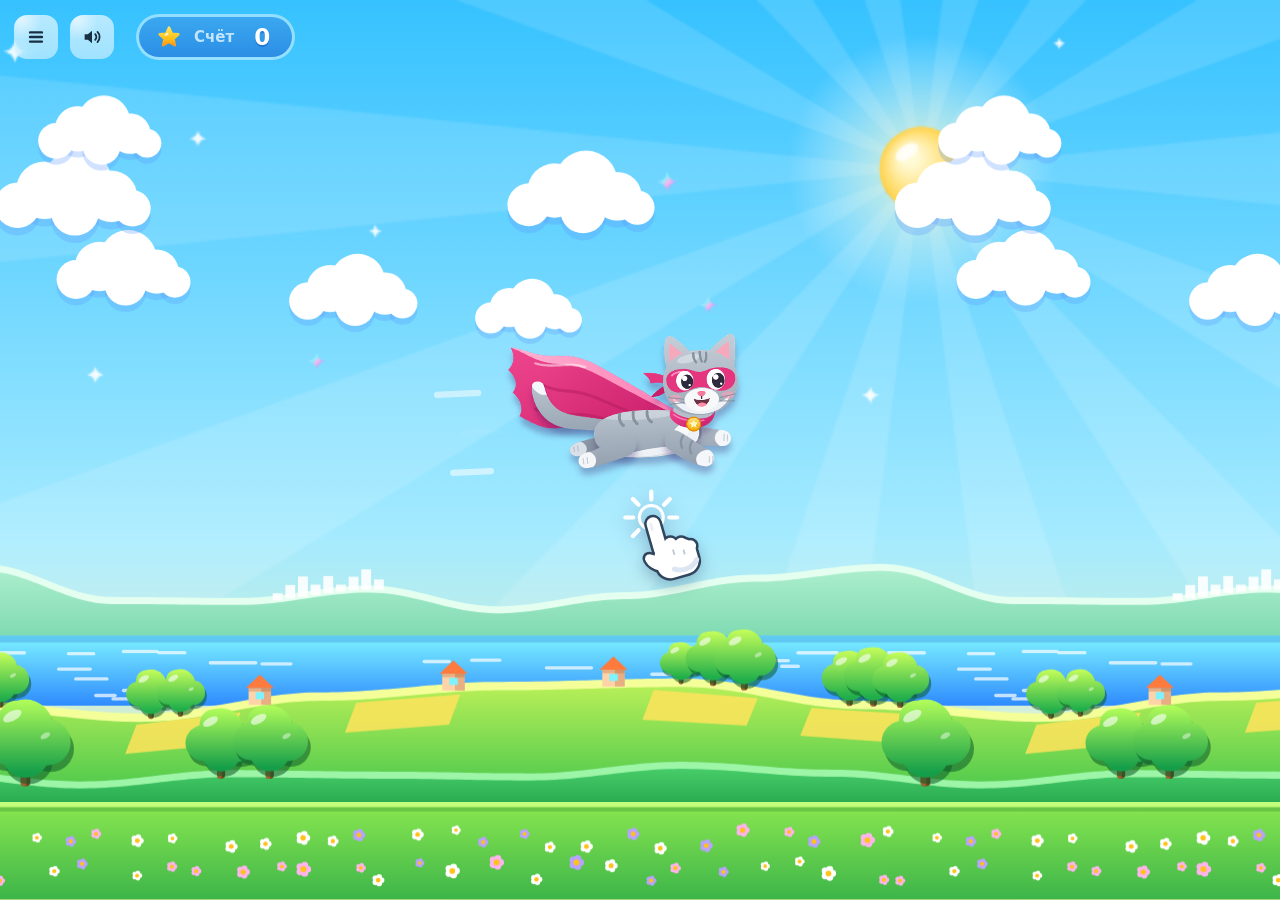
<file: game/index.html>
<!doctype html>
<html lang="ru">
<head>
<meta charset="utf-8">
<meta name="viewport" content="width=device-width, initial-scale=1, maximum-scale=1, user-scalable=no, viewport-fit=cover">
<meta name="theme-color" content="#7B4DFF">
<title>Котик-патриотик: полёт над Родиной</title>
<link rel="icon" href="data:,">
<link rel="stylesheet" href="style.css">
</head>
<body>
<div id="app">
  <svg class="svg-defs" width="0" height="0" aria-hidden="true" focusable="false"><defs><linearGradient id="holo" x1="0" y1="0" x2="1" y2="1"><stop offset="0" stop-color="#E8FDFF"/><stop offset="0.3" stop-color="#8EF1FF"/><stop offset="0.55" stop-color="#FFB3EC"/><stop offset="0.8" stop-color="#B9A2FF"/><stop offset="1" stop-color="#F3EEFF"/></linearGradient></defs></svg>

  <canvas id="game" aria-label="Игровое поле: нажимай, чтобы котик поднимался"></canvas>

  <div id="corner" class="corner" hidden>
    <button id="btn-menu" class="icon-btn" type="button" aria-label="Меню">
      <svg viewBox="0 0 24 24" aria-hidden="true"><path d="M5.5 7h13M5.5 12h13M5.5 17h13" fill="none" stroke="currentColor" stroke-width="2.6" stroke-linecap="round"/></svg>
    </button>
    <button id="btn-sound" class="icon-btn" type="button" aria-label="Выключить звук">
      <svg class="icon-on" viewBox="0 0 24 24" aria-hidden="true"><path d="M4 9h3.5L12 5.2v13.6L7.5 15H4z" fill="currentColor"/><path d="M15.5 9a4.2 4.2 0 0 1 0 6M18 6.5a7.8 7.8 0 0 1 0 11" fill="none" stroke="currentColor" stroke-width="2" stroke-linecap="round"/></svg>
      <svg class="icon-off" viewBox="0 0 24 24" aria-hidden="true"><path d="M4 9h3.5L12 5.2v13.6L7.5 15H4z" fill="currentColor"/><path d="M16 9.5l5 5M21 9.5l-5 5" fill="none" stroke="currentColor" stroke-width="2" stroke-linecap="round"/></svg>
    </button>
    <div id="hud" class="score-pill" role="status" aria-label="Очки: 0">
      <svg class="score-star" viewBox="0 0 24 24" aria-hidden="true"><defs><linearGradient id="score-star" x1="0" y1="0" x2="0" y2="1"><stop offset="0" stop-color="#FFE45C"/><stop offset="0.6" stop-color="#FFC21A"/><stop offset="1" stop-color="#FF9A1A"/></linearGradient></defs><path d="M12 2.6l2.8 6 6.6.7-4.9 4.5 1.4 6.5L12 17l-5.9 3.3 1.4-6.5-4.9-4.5 6.6-.7z" fill="url(#score-star)" stroke="url(#score-star)" stroke-width="2.4" stroke-linejoin="round"/><ellipse cx="9.6" cy="9.4" rx="2.2" ry="1.1" transform="rotate(-35 9.6 9.4)" fill="#fff" opacity="0.75"/></svg>
      <span class="score-label" aria-hidden="true">Счёт</span>
      <b id="score-value" class="score-value" aria-hidden="true">0</b>
    </div>
  </div>

  <div id="hint" class="hint" role="img" aria-label="Нажми, чтобы начать" hidden>
    <svg viewBox="0 0 80 92" aria-hidden="true">
      <circle class="hint-ripple" cx="40" cy="26" r="12" fill="none" stroke="#fff" stroke-width="3"/>
      <g class="hint-rays" fill="none" stroke="#fff" stroke-width="4.2" stroke-linecap="round">
        <path d="M14 26h8M21.6 7.6l5.6 5.6M40 0v8M58.4 7.6l-5.6 5.6M66 26h-8M21.6 44.4l5.6-5.6"/>
      </g>
      <g class="hint-hand">
        <g transform="translate(40 26) rotate(-16)">
          <g fill="#30455E" stroke="#30455E" stroke-width="5" stroke-linejoin="round">
            <rect x="-6.5" y="0" width="13" height="40" rx="6.5"/>
            <rect x="-8" y="29" width="42" height="35" rx="13"/>
            <circle cx="11" cy="31" r="6.5"/><circle cx="21.5" cy="33.5" r="6"/><circle cx="30" cy="38" r="5.5"/>
            <ellipse cx="-9" cy="44" rx="6" ry="11" transform="rotate(-40 -9 44)"/>
          </g>
          <g fill="#fff">
            <rect x="-6.5" y="0" width="13" height="40" rx="6.5"/>
            <rect x="-8" y="29" width="42" height="35" rx="13"/>
            <circle cx="11" cy="31" r="6.5"/><circle cx="21.5" cy="33.5" r="6"/><circle cx="30" cy="38" r="5.5"/>
            <ellipse cx="-9" cy="44" rx="6" ry="11" transform="rotate(-40 -9 44)"/>
          </g>
          <path d="M8 56c8 5 18 4 24-3" fill="none" stroke="#DCE6F2" stroke-width="5" stroke-linecap="round"/>
          <path d="M12 37.5v4M22 40.5v3.5" fill="none" stroke="#B9C8DA" stroke-width="1.8" stroke-linecap="round"/>
          <ellipse cx="-2.4" cy="9" rx="1.6" ry="4.5" fill="#E8F0F8"/>
        </g>
      </g>
    </svg>
  </div>
  <div id="banner" class="banner" hidden>
    <div id="banner-name" class="banner-name"></div>
  </div>
  <div id="countdown" class="countdown" aria-live="assertive" hidden>
    <div id="countdown-num" class="countdown-num"></div>
  </div>

  <section id="screen-card" class="screen" hidden>
    <div id="card-panel" class="panel card" role="dialog" aria-modal="true" aria-labelledby="card-title" aria-describedby="card-text" tabindex="-1">
      <div id="card-media" class="card-media"><img id="card-image" alt=""></div>
      <svg class="doodle doodle-spark" viewBox="0 0 40 40" aria-hidden="true"><path d="M20 2c1.6 9.6 6.4 14.4 18 18-11.6 3.6-16.4 8.4-18 18-1.6-9.6-6.4-14.4-18-18 11.6-3.6 16.4-8.4 18-18z" fill="url(#holo)"/></svg>
      <div class="card-body">
        <h2 id="card-title"></h2>
        <div id="card-text" class="card-text"></div>
      </div>
    </div>
  </section>

  <section id="screen-pause" class="screen" hidden>
    <div class="panel">
      <svg class="doodle doodle-spark" viewBox="0 0 40 40" aria-hidden="true"><path d="M20 2c1.6 9.6 6.4 14.4 18 18-11.6 3.6-16.4 8.4-18 18-1.6-9.6-6.4-14.4-18-18 11.6-3.6 16.4-8.4 18-18z" fill="url(#holo)"/></svg>
      <h2 id="menu-title">Пауза</h2>
      <p id="menu-text">Котик ждёт, пока ты вернёшься.</p>
      <button id="btn-resume" class="btn btn-shine" type="button" data-action="resume">Продолжить полёт</button>
      <button id="btn-restart" class="btn btn-secondary" type="button" data-action="restart">Начать сначала</button>
      <button class="btn btn-secondary" type="button" data-action="exit">Выйти</button>
    </div>
  </section>

  <section id="screen-crash" class="screen" hidden>
    <div class="panel">
      <svg class="doodle doodle-spark" viewBox="0 0 40 40" aria-hidden="true"><path d="M20 2c1.6 9.6 6.4 14.4 18 18-11.6 3.6-16.4 8.4-18 18-1.6-9.6-6.4-14.4-18-18 11.6-3.6 16.4-8.4 18-18z" fill="url(#holo)"/></svg>
      <h2>В следующий раз будет лучше!</h2>
      <div class="result-row">
        <div><b id="crash-score">0</b><span id="crash-score-label">очков</span></div>
        <div><b id="crash-best">0</b><span>рекорд</span></div>
      </div>
      <button id="btn-continue" class="btn btn-shine" type="button">Попробовать ещё раз</button>
    </div>
  </section>

  <section id="screen-win" class="screen" hidden>
    <div class="panel">
      <svg class="doodle doodle-trophy" viewBox="0 0 64 72" aria-hidden="true"><g fill="none" stroke-linecap="round" stroke-linejoin="round"><g stroke="url(#holo)" stroke-width="3.5"><path d="M18 8h28v14c0 10-6 17-14 17s-14-7-14-17z"/><path d="M18 13H8c0 9 5 14 12 14M46 13h10c0 9-5 14-12 14"/><path d="M32 39v10M22 62h20l-3-13H25z"/><path d="M32 14l2.6 5.4 5.9.8-4.3 4.1 1 5.8-5.2-2.8-5.2 2.8 1-5.8-4.3-4.1 5.9-.8z"/></g></g></svg>
      <svg class="doodle doodle-spark" viewBox="0 0 40 40" aria-hidden="true"><path d="M20 2c1.6 9.6 6.4 14.4 18 18-11.6 3.6-16.4 8.4-18 18-1.6-9.6-6.4-14.4-18-18 11.6-3.6 16.4-8.4 18-18z" fill="url(#holo)"/></svg>
      <p class="eyebrow">Маршрут пройден!</p>
      <h2>Ты долетел до финиша!</h2>
      <p id="win-text"></p>
      <div id="win-collection" class="collection"></div>
      <button id="btn-share" class="btn btn-secondary" type="button">
        <svg viewBox="0 0 24 24" aria-hidden="true"><path d="M12 14.5V3.5M7.5 8 12 3.5 16.5 8M5 12.5v5.5a2.5 2.5 0 0 0 2.5 2.5h9a2.5 2.5 0 0 0 2.5-2.5v-5.5" fill="none" stroke="currentColor" stroke-width="2.2" stroke-linecap="round" stroke-linejoin="round"/></svg>
        Поделиться
      </button>
      <button class="btn btn-shine" type="button" data-action="restart">Сыграть ещё</button>
    </div>
  </section>

  <div id="loading" class="loading">Загружаем…</div>
</div>

<script src="js/bridge.js"></script>
<script src="js/sound.js"></script>
<script src="js/content.js"></script>
<script src="js/art.js"></script>
<script src="js/game.js"></script>
</body>
</html>
</file>
<file: game/style.css>
/* Стиль — по макету СберKids и карточкам «Дела»: яркие плашки с дудл-узором, белый жирный текст,
   лаймовые стикеры с чёрной обводкой, градиентная главная кнопка, кнопки 56 pt со скруглением 16. */
:root {
  --safe-top: env(safe-area-inset-top, 0px);
  --safe-right: env(safe-area-inset-right, 0px);
  --safe-bottom: env(safe-area-inset-bottom, 0px);
  --safe-left: env(safe-area-inset-left, 0px);
  --ink: #000000;
  --violet: #7B4DFF;
  --pink: #E5357F;
  --blue: #1F86FF;
  --shadow: 0 4px 11px rgba(136, 147, 192, 0.4);
  --doodles: url("data:image/svg+xml,%3Csvg xmlns='http://www.w3.org/2000/svg' width='200' height='200' viewBox='0 0 200 200'%3E%3Cg fill='none' stroke='%23fff' stroke-opacity='.17' stroke-width='3.2' stroke-linecap='round' stroke-linejoin='round'%3E%3Cpath d='M16 34c8-12 18 8 27-4s17 8 26-4'/%3E%3Cpath d='M132 18l5 12 13 1-10 9 3 13-11-7-11 7 3-13-10-9 13-1z'/%3E%3Cpath d='M52 126c-2-9 11-12 13-3s-9 15-17 8-4-22 9-24 23 7 22 19'/%3E%3Cpath d='M118 112l11-11 11 11 11-11 11 11'/%3E%3Cpath d='M174 164c-9 1-14-10-6-14 6-3 10 4 6 7'/%3E%3Cpath d='M86 62v16m0 8v1'/%3E%3Cpath d='M14 178c10-8 22 6 34-2s20 4 30-2'/%3E%3Ccircle cx='170' cy='72' r='7'/%3E%3Cpath d='M112 172l8 8m0-8l-8 8'/%3E%3Cpath d='M24 82c6-6 14-6 20 0'/%3E%3C/g%3E%3C/svg%3E");
  --font: system-ui, -apple-system, "SF Pro Display", Roboto, "Segoe UI", "Helvetica Neue", Arial, sans-serif;
}

* { box-sizing: border-box; }

html, body {
  margin: 0;
  height: 100%;
  overflow: hidden;
  background: var(--violet);
  color: var(--ink);
  font-family: var(--font);
  -webkit-text-size-adjust: 100%;
}

#app {
  position: fixed;
  top: 0; right: 0; bottom: 0; left: 0;
  overflow: hidden;
  -webkit-user-select: none;
  user-select: none;
  -webkit-touch-callout: none;
  -webkit-tap-highlight-color: transparent;
}

[hidden] { display: none !important; }

#game {
  position: absolute;
  top: 0; left: 0;
  width: 100%;
  height: 100%;
  display: block;
  touch-action: none;
}

/* ---------- верхняя строка: стеклянные кнопки и плашка счёта ---------- */
/* Кнопки — матовое стекло без рамки и тени, с бликом в левом верхнем углу.
   Рамка плашки полупрозрачная и лежит поверх неба (фон плашки обрезан по padding-box). */
.corner {
  position: absolute;
  top: calc(var(--safe-top) + 14px);
  left: calc(var(--safe-left) + 14px);
  display: flex;
  align-items: center;
  gap: 12px;
  z-index: 20;
}
.icon-btn {
  width: 44px;
  height: 44px;
  padding: 0;
  border: 0;
  border-radius: 13px;
  display: flex;
  align-items: center;
  justify-content: center;
  color: #1B2F42;
  background:
    radial-gradient(circle at 16% 10%, rgba(255, 255, 255, 0.6), rgba(255, 255, 255, 0) 38%),
    linear-gradient(180deg, rgba(255, 255, 255, 0.64), rgba(255, 255, 255, 0.5));
  -webkit-backdrop-filter: blur(8px);
  backdrop-filter: blur(8px);
  cursor: pointer;
  touch-action: manipulation;
}
.icon-btn:active { transform: scale(0.95); }
.icon-btn svg { width: 22px; height: 22px; }
.icon-btn .icon-off, .icon-btn.off .icon-on { display: none; }
.icon-btn.off .icon-off { display: block; }

.score-pill {
  display: flex;
  align-items: center;
  height: 46px;
  margin-left: 10px;
  padding: 0 22px 0 18px;
  border: 3px solid rgba(255, 255, 255, 0.45);
  border-radius: 999px;
  color: #fff;
  background: linear-gradient(180deg, #3AA8F0 0%, #2C8EE5 100%) padding-box;
  pointer-events: none;
}
.score-star { width: 24px; height: 24px; flex: none; }
.score-label { margin-left: 13px; font-size: 15px; font-weight: 700; color: #C2E4FF; }
.score-value {
  min-width: 1ch;
  margin-left: 20px;
  font-size: 23px;
  font-weight: 900;
  line-height: 1;
  font-variant-numeric: tabular-nums;
  text-shadow: 0 2px 0 rgba(20, 70, 170, 0.35);
}
.score-value.bump { animation: bump 0.25s ease-out; }

/* ---------- рука-подсказка: «нажми». Кончик пальца — в точке (left, top) ---------- */
.hint {
  position: absolute;
  top: 0; left: 0;
  width: 80px;
  height: 92px;
  margin: -26px 0 0 -40px;
  pointer-events: none;
  filter: drop-shadow(0 6px 8px rgba(20, 40, 90, 0.28));
  z-index: 3;
}
.hint svg { display: block; width: 100%; height: 100%; overflow: visible; }
.hint-hand { transform-origin: 40px 26px; animation: tap-hand 1.3s ease-in-out infinite; }
.hint-rays { transform-origin: 40px 26px; animation: tap-rays 1.3s ease-out infinite; }
.hint-ripple { transform-origin: 40px 26px; animation: tap-ripple 1.3s ease-out infinite; }

/* ---------- название региона: крупно и по центру ---------- */
.banner {
  position: absolute;
  left: 0; right: 0;
  top: max(calc(var(--safe-top) + 92px), 16%);
  padding: 0 16px;
  display: flex;
  flex-direction: column;
  align-items: center;
  text-align: center;
  pointer-events: none;
  animation: banner 2.2s ease forwards;
  z-index: 3;
}
.banner-name {
  color: #fff;
  font-size: clamp(50px, 16vw, 80px);
  font-weight: 900;
  line-height: 1.05;
  letter-spacing: -0.01em;
  text-shadow:
    0 1px 0 var(--region-color, var(--violet)),
    0 2px 0 var(--region-color, var(--violet)),
    0 3px 0 var(--region-color, var(--violet)),
    0 4px 0 var(--region-color, var(--violet)),
    0 5px 0 var(--region-color, var(--violet)),
    0 6px 0 var(--region-color, var(--violet)),
    0 12px 26px rgba(42, 10, 90, 0.35);
}

/* ---------- отсчёт 3, 2, 1 после открытки: как название региона, только крупнее ---------- */
.countdown {
  position: absolute;
  left: 0; right: 0;
  top: 50%;
  display: flex;
  justify-content: center;
  transform: translateY(-50%);
  pointer-events: none;
  z-index: 3;
}
.countdown-num {
  color: #fff;
  font-size: clamp(110px, 36vw, 170px);
  font-weight: 900;
  line-height: 1;
  font-variant-numeric: tabular-nums;
  text-shadow:
    0 2px 0 var(--region-color, var(--violet)),
    0 4px 0 var(--region-color, var(--violet)),
    0 6px 0 var(--region-color, var(--violet)),
    0 8px 0 var(--region-color, var(--violet)),
    0 10px 0 var(--region-color, var(--violet)),
    0 18px 34px rgba(42, 10, 90, 0.4);
  opacity: 0;
}
.countdown-num.tick { animation: count-pop 1s ease-out forwards; }

/* ---------- экраны: яркие карточки с дудлами ---------- */
.screen {
  position: absolute;
  top: 0; right: 0; bottom: 0; left: 0;
  display: flex;
  flex-direction: column;
  padding: calc(var(--safe-top) + 84px) calc(var(--safe-right) + 16px) calc(var(--safe-bottom) + 16px) calc(var(--safe-left) + 16px);
  overflow-y: auto;
  -webkit-overflow-scrolling: touch;
  touch-action: pan-y;
  background: rgba(24, 10, 60, 0.45);
  z-index: 10;
  animation: fade 0.2s ease;
}
.panel {
  position: relative;
  width: 100%;
  max-width: 380px;
  margin: auto;
  padding: 22px 18px 18px;
  border-radius: 28px;
  text-align: center;
  color: #fff;
  background: var(--doodles) 0 0 / 200px 200px repeat, var(--blue);
  box-shadow: 0 16px 40px rgba(30, 10, 80, 0.35);
  animation: pop 0.3s cubic-bezier(0.2, 1.3, 0.4, 1);
}
.panel h2 { margin: 4px 0 12px; font-size: 28px; font-weight: 900; line-height: 1.1; }
.panel p { margin: 0 0 12px; font-size: 16px; line-height: 1.4; }

.btn {
  position: relative;
  display: flex;
  align-items: center;
  justify-content: center;
  width: 100%;
  min-height: 56px;
  margin-top: 12px;
  padding: 8px 16px;
  border: 0;
  border-radius: 16px;
  color: var(--ink);
  font: 700 17px/1.2 var(--font);
  cursor: pointer;
  touch-action: manipulation;
}
.btn:active { transform: scale(0.98); }
.btn-secondary { background: #fff; }
.btn svg { width: 22px; height: 22px; margin-right: 8px; flex: none; }
.btn:disabled { opacity: 0.6; }
/* главная кнопка окна: белая, по ней без остановки плывёт голубая волна. Плитка вдвое шире кнопки
   и сдвигается ровно на свою ширину, поэтому цикл без шва */
.btn-shine {
  background-color: #fff;
  background-image: linear-gradient(90deg, #FFFFFF 0%, #D6EBFF 22%, #8EC8FF 50%, #D6EBFF 78%, #FFFFFF 100%);
  background-size: 200% 100%;
  background-repeat: repeat-x;
  box-shadow: inset 0 2px 0 rgba(255, 255, 255, 0.8), 0 6px 16px rgba(10, 50, 140, 0.25);
  animation: shine 3s linear infinite;
}
.btn-link {
  min-height: 44px;
  margin-top: 4px;
  color: rgba(255, 255, 255, 0.9);
  background: none;
  font-size: 16px;
}

/* ярлык-пилюля: белый фон, текст цвета карточки */
.eyebrow {
  display: inline-block;
  padding: 5px 12px;
  border-radius: 999px;
  color: var(--blue);
  background: #fff;
  box-shadow: 0 2px 6px rgba(42, 10, 90, 0.18);
  font-size: 14px;
  font-weight: 800;
}
.panel .eyebrow { margin: 0 0 10px; font-size: 13px; text-transform: uppercase; letter-spacing: 0.03em; }

.doodle { position: absolute; pointer-events: none; }
.doodle-spark { width: 38px; height: 38px; }
.doodle-trophy { width: 70px; height: 78px; }
.doodle-trophy { filter: drop-shadow(0 2px 2px rgba(42, 10, 90, 0.35)); }

/* открытка: цвет карточки берётся из региона; закрывается нажатием на неё */
.card { padding: 18px 16px 16px; text-align: left; cursor: pointer; outline: none; }
.card .card-hint { top: 50%; left: 50%; z-index: 4; animation: fade 0.25s ease; }
.card-media {
  position: relative;
  width: 100%;
  padding-top: 60%;
  border-radius: 20px;
  overflow: hidden;
  background: rgba(255, 255, 255, 0.2);
  box-shadow: 0 10px 22px rgba(30, 10, 80, 0.3);
}
.card-media img {
  position: absolute;
  top: 0; left: 0;
  width: 100%;
  height: 100%;
  object-fit: cover;
  display: block;
}
.card .doodle-spark { top: 4px; right: 4px; z-index: 3; transform: rotate(-10deg); }
.card-body { padding: 16px 2px 0; }
.card h2 { margin-top: 4px; font-size: 26px; text-align: center; }
/* текст по ширине; переносы, чтобы в узкой колонке не было дыр между словами */
.card-text p {
  margin: 0 0 10px;
  font-size: 16px;
  line-height: 1.42;
  text-align: justify;
  -webkit-hyphens: auto;
  hyphens: auto;
}

/* проигрыш */
#screen-crash .doodle-spark { top: -16px; right: 16px; transform: rotate(14deg); }
.result-row {
  display: flex;
  justify-content: space-around;
  margin: 6px 0 14px;
  padding: 12px 6px;
  border-radius: 18px;
  background: rgba(255, 255, 255, 0.2);
}
.result-row b { display: block; font-size: 40px; font-weight: 900; line-height: 1.1; text-shadow: 3px 3px 0 rgba(0, 0, 0, 0.18); }
.result-row span { color: rgba(255, 255, 255, 0.9); font-size: 14px; font-weight: 700; }

/* пауза */
#screen-pause .doodle-spark { top: -16px; left: 16px; transform: rotate(-12deg); }

/* финиш */
#screen-win .panel { padding-top: 64px; }
#screen-win .doodle-trophy { top: -34px; left: 50%; margin-left: -35px; transform: rotate(-6deg); }
#screen-win .doodle-spark { top: 18px; right: 22px; }
.collection {
  display: grid;
  grid-template-columns: repeat(3, 1fr);
  gap: 10px;
  margin: 8px 0 12px;
}
/* открытка в коллекции: картинка в ровной белой рамке со всех сторон, без подписи */
.thumb {
  display: block;
  width: 100%;
  padding: 5px;
  border: 0;
  border-radius: 14px;
  background: #fff;
  box-shadow: 0 4px 10px rgba(0, 0, 0, 0.2);
  cursor: pointer;
  touch-action: manipulation;
  transform: rotate(-2deg);
}
.thumb:nth-child(even) { transform: rotate(2deg); }
.thumb-media { position: relative; padding-top: 60%; border-radius: 10px; overflow: hidden; background: #E4EBF0; }
.thumb-media img { position: absolute; top: 0; left: 0; width: 100%; height: 100%; object-fit: cover; }
.thumb.locked { cursor: default; }
.thumb-q {
  position: absolute;
  top: 0; right: 0; bottom: 0; left: 0;
  display: flex;
  align-items: center;
  justify-content: center;
  color: #A3C2DB;
  font-size: 20px;
  font-weight: 900;
}

.loading {
  position: absolute;
  top: 0; right: 0; bottom: 0; left: 0;
  display: flex;
  align-items: center;
  justify-content: center;
  color: #fff;
  font-size: 18px;
  font-weight: 800;
  background: var(--doodles) 0 0 / 200px 200px repeat, var(--violet);
  z-index: 30;
}

/* горизонтальный экран телефона */
@media (orientation: landscape) and (max-height: 520px) {
  .screen { padding-top: calc(var(--safe-top) + 76px); }
  .panel { max-width: 560px; }
  .card { display: flex; gap: 14px; max-width: 640px; }
  .card-media { flex: 0 0 40%; padding-top: 0; align-self: flex-start; aspect-ratio: 5 / 3; }
  .card-body { padding-top: 0; }
  #screen-win .panel { padding-top: 22px; }
  #screen-win .doodle-trophy { display: none; }
  .banner { top: calc(var(--safe-top) + 72px); }
  .banner-name { font-size: 48px; }
}

@keyframes bump { 0% { transform: scale(1); } 40% { transform: scale(1.25); } 100% { transform: scale(1); } }
@keyframes shine { from { background-position: 0 0; } to { background-position: -200% 0; } }
@media (prefers-reduced-motion: reduce) { .btn-shine { animation: none; } }
@keyframes banner {
  0% { opacity: 0; transform: translateY(10px) scale(0.9); }
  15% { opacity: 1; transform: none; }
  80% { opacity: 1; }
  100% { opacity: 0; }
}
/* цифра выпрыгивает, держится и тает к концу своей секунды */
@keyframes count-pop {
  0% { opacity: 0; transform: scale(0.4); }
  18% { opacity: 1; transform: scale(1.12); }
  30% { transform: scale(1); }
  78% { opacity: 1; transform: scale(1); }
  100% { opacity: 0; transform: scale(0.85); }
}
/* рука подводит палец, нажимает, вокруг вспыхивают лучики и круг */
@keyframes tap-hand {
  0%, 100% { transform: translate(7px, 12px); }
  38% { transform: translate(0, 0); }
  48% { transform: translate(0, 3px) scale(0.96); }
  60% { transform: translate(0, 0); }
}
@keyframes tap-rays {
  0%, 44% { opacity: 0; transform: scale(0.7); }
  54% { opacity: 1; transform: scale(1); }
  80%, 100% { opacity: 0; transform: scale(1.15); }
}
@keyframes tap-ripple {
  0%, 46% { opacity: 0; transform: scale(0.3); }
  52% { opacity: 0.9; }
  85%, 100% { opacity: 0; transform: scale(1.6); }
}
@keyframes fade { from { opacity: 0; } to { opacity: 1; } }
@keyframes pop { from { opacity: 0; transform: scale(0.9); } to { opacity: 1; transform: none; } }

.svg-defs { position: absolute; width: 0; height: 0; overflow: hidden; }
</file>
